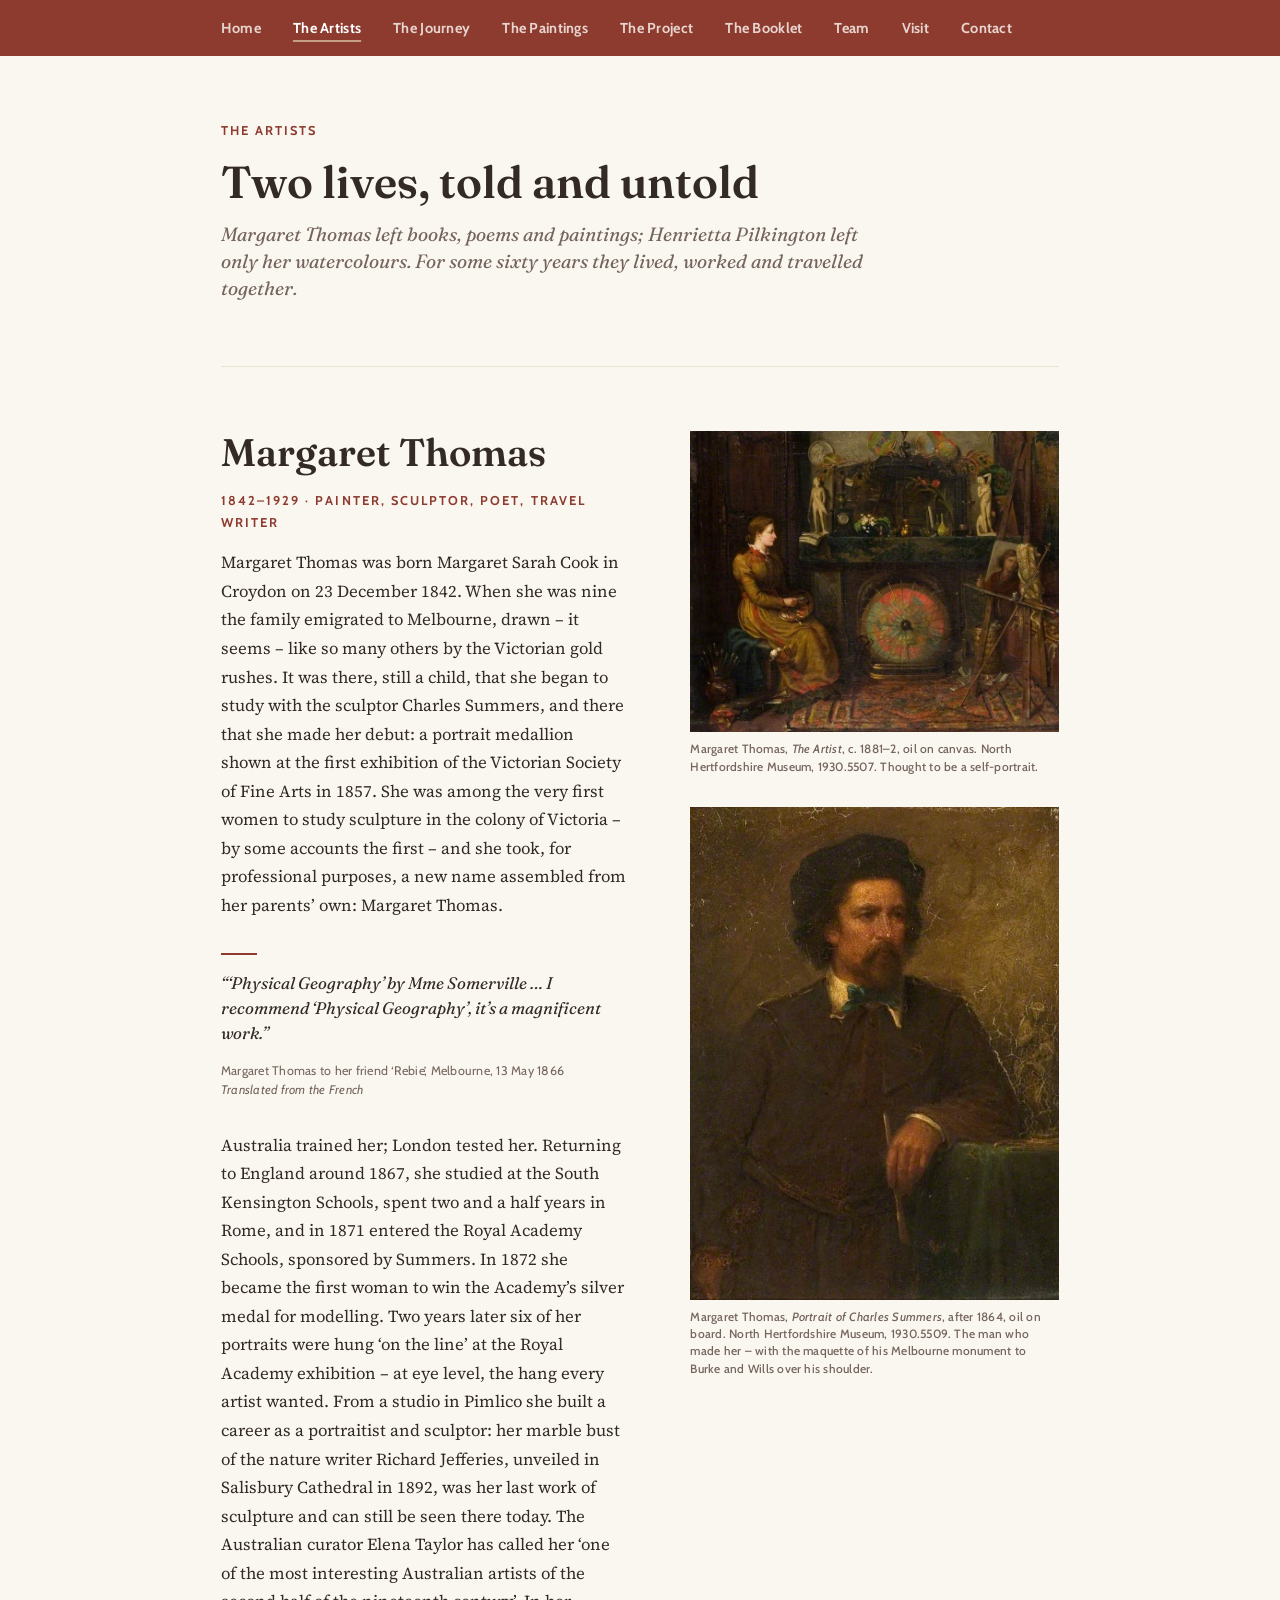
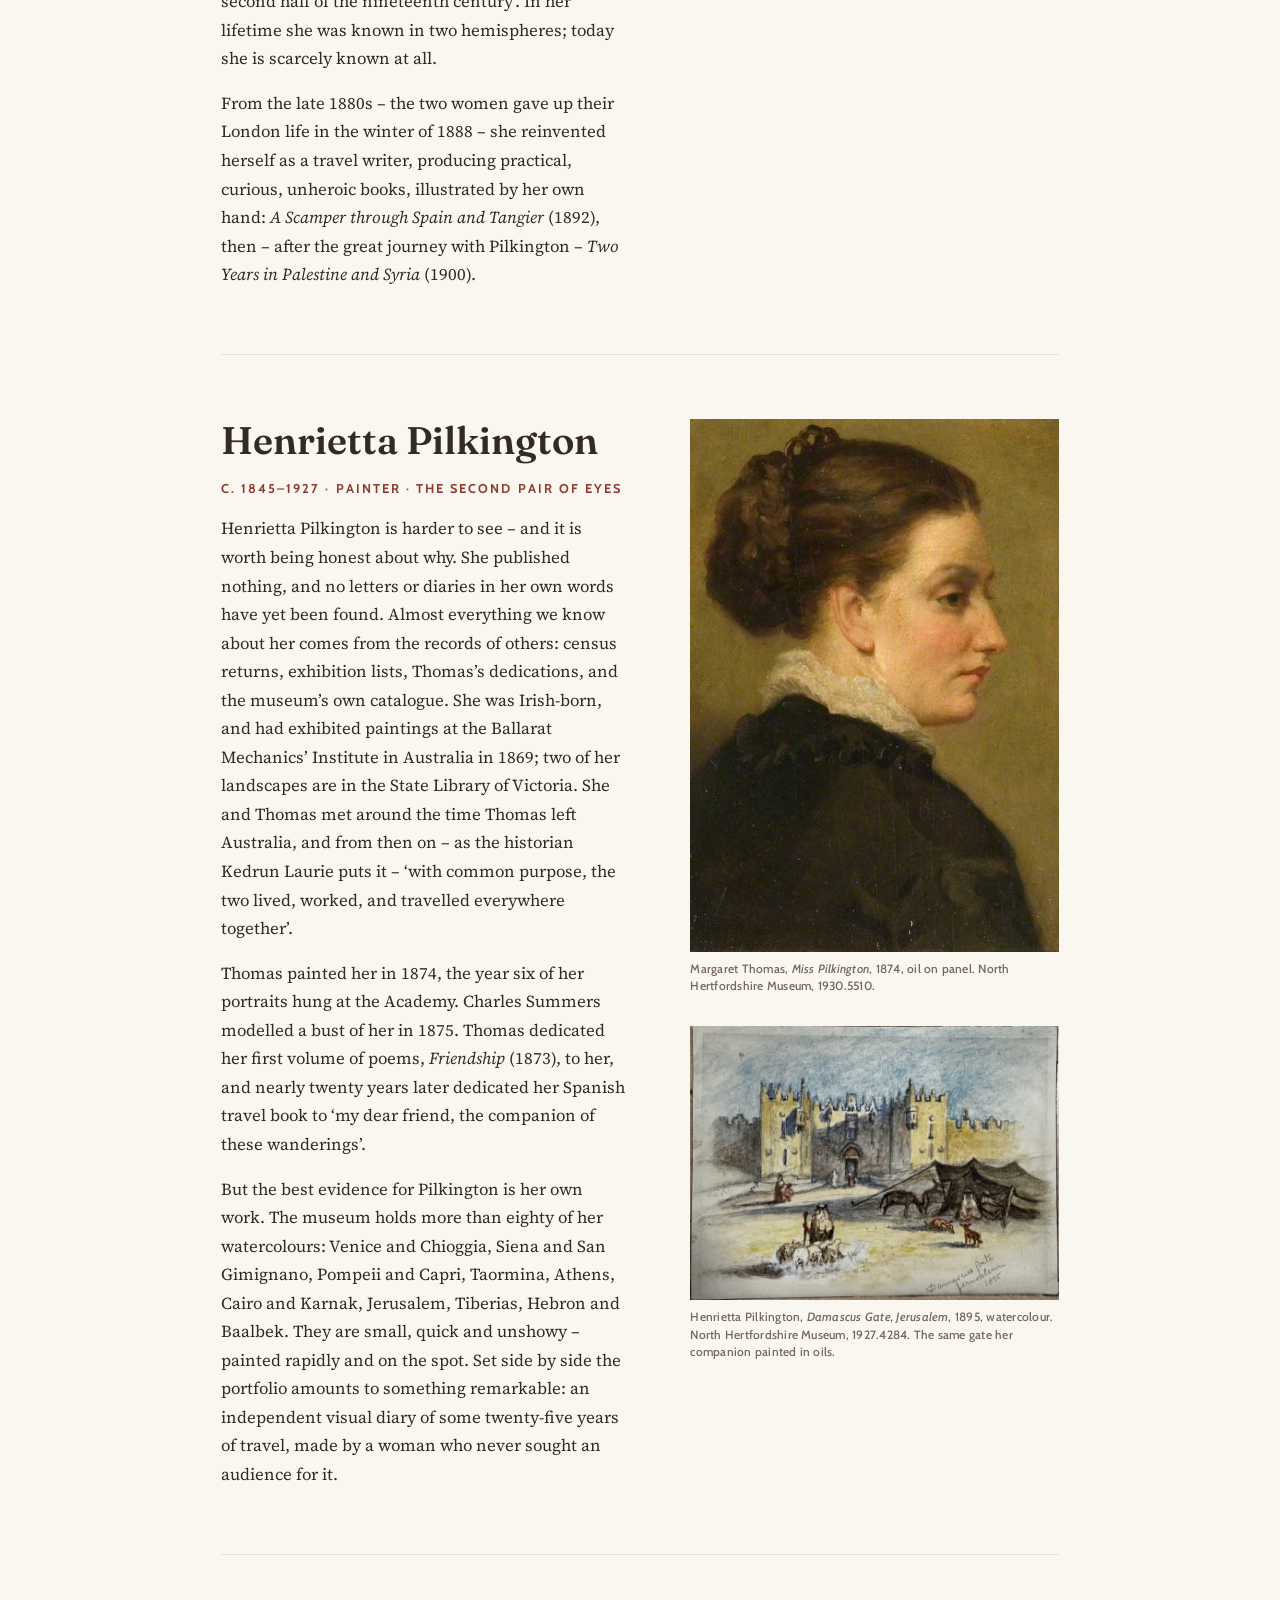
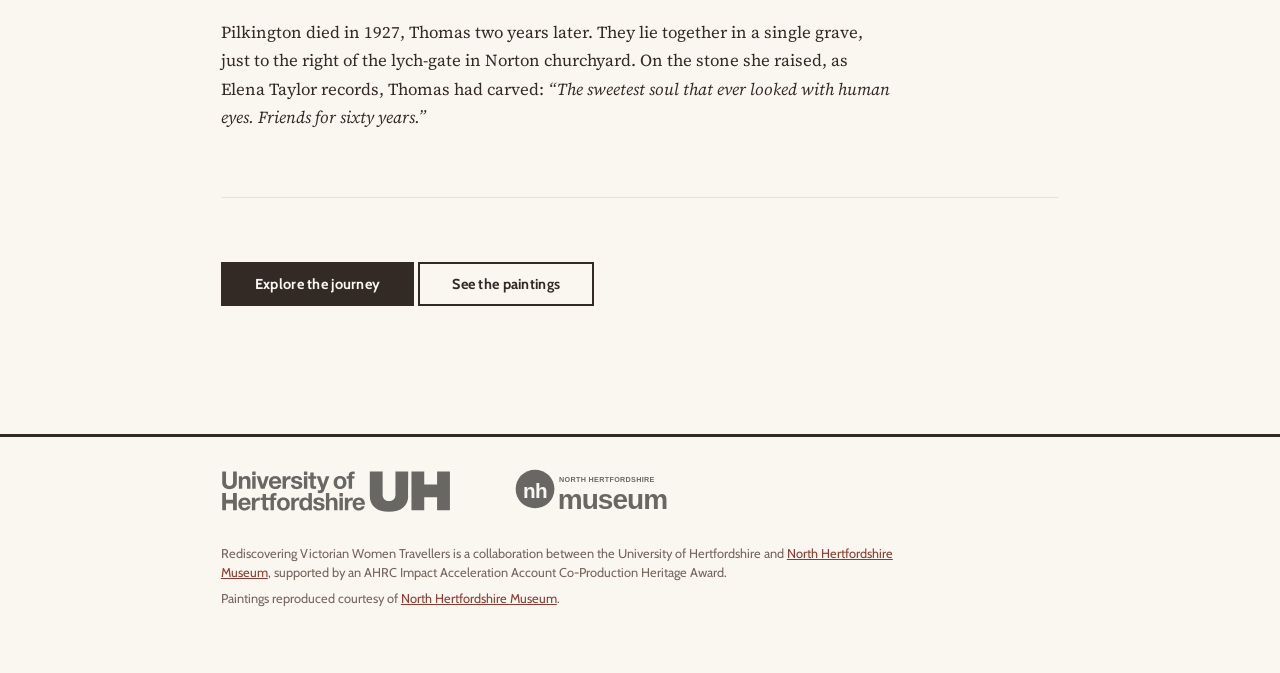
<file: artists.html>
<!doctype html>
<html lang="en">
<head>
<meta charset="utf-8">
<meta name="viewport" content="width=device-width, initial-scale=1">
<title>The Artists – Rediscovering Victorian Women Travellers</title>
<meta name="description" content="The lives of Margaret Thomas and Henrietta Pilkington – Victorian artist-travellers held by North Hertfordshire Museum.">
<link rel="preconnect" href="https://fonts.googleapis.com">
<link rel="preconnect" href="https://fonts.gstatic.com" crossorigin>
<link href="https://fonts.googleapis.com/css2?family=Fraunces:ital,opsz,wght@0,9..144,400;0,9..144,600;1,9..144,400;1,9..144,600&family=Cabin:wght@500;700&family=Source+Serif+4:ital,wght@0,400;0,600;1,400&display=swap" rel="stylesheet">
<meta property="og:title" content="The Artists – Rediscovering Victorian Women Travellers">
<meta property="og:description" content="The lives of Margaret Thomas and Henrietta Pilkington, Victorian artist-travellers held by North Hertfordshire Museum.">
<meta property="og:image" content="https://twovictoriantravellers.co.uk/assets/nhm-the-artist.jpg">
<meta property="og:url" content="https://twovictoriantravellers.co.uk/artists.html">
<meta property="og:type" content="website">
<meta name="twitter:card" content="summary_large_image">
<link rel="icon" href="assets/favicon.svg" type="image/svg+xml">
<link rel="stylesheet" href="styles.css?v=d8bc25ad62">
</head>
<body>

<a class="skip-link" href="#main">Skip to content</a>

<nav class="site">
  <div class="wrap">
    <a class="nav-brand" href="index.html">Victorian Women Travellers</a>
    <button class="nav-toggle" type="button" aria-label="Menu" aria-expanded="false"><span></span><span></span><span></span></button>
    <div class="nav-links">
    <a href="index.html">Home</a>
    <a href="#" class="active">The Artists</a>
    <a href="index.html#journey">The Journey</a>
    <a href="index.html#paintings">The Paintings</a>
    <a href="project.html">The Project</a>
    <a href="index.html#booklet">The Booklet</a>
    <a href="index.html#team">Team</a>
    <a href="visit.html">Visit</a>
    <a href="contact.html">Contact</a>
    </div>
  </div>
</nav>

<div class="wrap" id="main">

<header class="hero">
  <p class="kicker">The Artists</p>
  <h1>Two lives, told and untold</h1>
  <p class="subtitle">Margaret Thomas left books, poems and paintings; Henrietta Pilkington left only her watercolours. For some sixty years they lived, worked and travelled together.</p>
</header>

<section id="thomas">
  <div class="split">
    <div>
      <h2>Margaret Thomas</h2>
      <p class="kicker" style="margin-top: calc(-1 * var(--sp-md))">1842&ndash;1929 &middot; painter, sculptor, poet, travel writer</p>
      <p>Margaret Thomas was born Margaret Sarah Cook in Croydon on 23 December 1842. When she was nine the family emigrated to Melbourne, drawn &ndash; it seems &ndash; like so many others by the Victorian gold rushes. It was there, still a child, that she began to study with the sculptor Charles Summers, and there that she made her debut: a portrait medallion shown at the first exhibition of the Victorian Society of Fine Arts in 1857. She was among the very first women to study sculpture in the colony of Victoria &ndash; by some accounts the first &ndash; and she took, for professional purposes, a new name assembled from her parents&rsquo; own: Margaret Thomas.</p>
      <blockquote class="pull-quote">
        <p>&ldquo;&lsquo;Physical Geography&rsquo; by Mme Somerville &hellip; I recommend &lsquo;Physical Geography&rsquo;, it&rsquo;s a magnificent work.&rdquo;</p>
        <span class="q-cite">Margaret Thomas to her friend &lsquo;Rebie&rsquo;, Melbourne, 13 May 1866<br><em>Translated from the French</em></span>
      </blockquote>
      <p>Australia trained her; London tested her. Returning to England around 1867, she studied at the South Kensington Schools, spent two and a half years in Rome, and in 1871 entered the Royal Academy Schools, sponsored by Summers. In 1872 she became the first woman to win the Academy&rsquo;s silver medal for modelling. Two years later six of her portraits were hung &lsquo;on the line&rsquo; at the Royal Academy exhibition &ndash; at eye level, the hang every artist wanted. From a studio in Pimlico she built a career as a portraitist and sculptor: her marble bust of the nature writer Richard Jefferies, unveiled in Salisbury Cathedral in 1892, was her last work of sculpture and can still be seen there today. The Australian curator Elena Taylor has called her &lsquo;one of the most interesting Australian artists of the second half of the nineteenth century&rsquo;. In her lifetime she was known in two hemispheres; today she is scarcely known at all.</p>
      <p>From the late 1880s &ndash; the two women gave up their London life in the winter of 1888 &ndash; she reinvented herself as a travel writer, producing practical, curious, unheroic books, illustrated by her own hand: <em>A Scamper through Spain and Tangier</em> (1892), then &ndash; after the great journey with Pilkington &ndash; <em>Two Years in Palestine and Syria</em> (1900).</p>
    </div>
    <div>
      <figure class="painting">
        <img src="assets/nhm-the-artist.jpg" width="800" height="654" alt="Margaret Thomas, The Artist, thought to be a self-portrait">
        <figcaption>Margaret Thomas, <em>The Artist</em>, c. 1881&ndash;2, oil on canvas. North Hertfordshire Museum, 1930.5507. Thought to be a self-portrait.</figcaption>
      </figure>
      <figure class="painting" style="margin-top: var(--sp-lg)">
        <img src="assets/nhm-summers.jpg" width="513" height="685" loading="lazy" alt="Margaret Thomas, Portrait of Charles Summers">
        <figcaption>Margaret Thomas, <em>Portrait of Charles Summers</em>, after 1864, oil on board. North Hertfordshire Museum, 1930.5509. The man who made her &ndash; with the maquette of his Melbourne monument to Burke and Wills over his shoulder.</figcaption>
      </figure>
    </div>
  </div>
</section>

<section id="pilkington">
  <div class="split">
    <div>
      <h2>Henrietta Pilkington</h2>
      <p class="kicker" style="margin-top: calc(-1 * var(--sp-md))">c. 1845&ndash;1927 &middot; painter &middot; the second pair of eyes</p>
      <p>Henrietta Pilkington is harder to see &ndash; and it is worth being honest about why. She published nothing, and no letters or diaries in her own words have yet been found. Almost everything we know about her comes from the records of others: census returns, exhibition lists, Thomas&rsquo;s dedications, and the museum&rsquo;s own catalogue. She was Irish-born, and had exhibited paintings at the Ballarat Mechanics&rsquo; Institute in Australia in 1869; two of her landscapes are in the State Library of Victoria. She and Thomas met around the time Thomas left Australia, and from then on &ndash; as the historian Kedrun Laurie puts it &ndash; &lsquo;with common purpose, the two lived, worked, and travelled everywhere together&rsquo;.</p>
      <p>Thomas painted her in 1874, the year six of her portraits hung at the Academy. Charles Summers modelled a bust of her in 1875. Thomas dedicated her first volume of poems, <em>Friendship</em> (1873), to her, and nearly twenty years later dedicated her Spanish travel book to &lsquo;my dear friend, the companion of these wanderings&rsquo;.</p>
      <p>But the best evidence for Pilkington is her own work. The museum holds more than eighty of her watercolours: Venice and Chioggia, Siena and San Gimignano, Pompeii and Capri, Taormina, Athens, Cairo and Karnak, Jerusalem, Tiberias, Hebron and Baalbek. They are small, quick and unshowy &ndash; painted rapidly and on the spot. Set side by side the portfolio amounts to something remarkable: an independent visual diary of some twenty-five years of travel, made by a woman who never sought an audience for it.</p>
    </div>
    <div>
      <figure class="painting">
        <img src="assets/nhm-miss-pilkington.jpg" width="474" height="685" loading="lazy" alt="Margaret Thomas, Miss Pilkington, 1874">
        <figcaption>Margaret Thomas, <em>Miss Pilkington</em>, 1874, oil on panel. North Hertfordshire Museum, 1930.5510.</figcaption>
      </figure>
      <figure class="painting" style="margin-top: var(--sp-lg)">
        <img src="assets/nhm-pilkington-damascus-gate-800.jpg" data-full="assets/nhm-pilkington-damascus-gate.jpg" width="800" height="594" loading="lazy" alt="Henrietta Pilkington, Damascus Gate, Jerusalem, 1895">
        <figcaption>Henrietta Pilkington, <em>Damascus Gate, Jerusalem</em>, 1895, watercolour. North Hertfordshire Museum, 1927.4284. The same gate her companion painted in oils.</figcaption>
      </figure>
    </div>
  </div>
</section>

<section id="together">
  <p class="measure">Pilkington died in 1927, Thomas two years later. They lie together in a single grave, just to the right of the lych-gate in Norton churchyard. On the stone she raised, as Elena Taylor records, Thomas had carved: <em>&ldquo;The sweetest soul that ever looked with human eyes. Friends for sixty years.&rdquo;</em></p>
</section>

<section>
  <div class="actions">
    <a class="btn btn-primary" href="index.html#journey">Explore the journey</a>
    <a class="btn btn-secondary" href="index.html#paintings">See the paintings</a>
  </div>
</section>

</div>

<footer>
  <div class="wrap">
    <div class="footer-logos">
      <a href="https://www.herts.ac.uk/" target="_blank" rel="noopener" aria-label="University of Hertfordshire (opens in a new tab)">
        <img src="assets/University_of_Hertfordshire_Logo_2019.svg" alt="University of Hertfordshire">
      </a>
      <a href="https://northhertsmuseum.org/" target="_blank" rel="noopener" aria-label="North Hertfordshire Museum (opens in a new tab)">
        <img src="assets/north-herts-museum-logo.svg" alt="North Hertfordshire Museum">
      </a>
    </div>
    <p>Rediscovering Victorian Women Travellers is a collaboration between the University of Hertfordshire and <a href="https://northhertsmuseum.org/">North Hertfordshire Museum</a>, supported by an AHRC Impact Acceleration Account Co‑Production Heritage Award.</p>
    <p>Paintings reproduced courtesy of <a href="https://northhertsmuseum.org/">North Hertfordshire Museum</a>.</p>
  </div>
</footer>

<script src="lightbox.js"></script>
<script src="nav.js"></script>
<!-- Cloudflare Web Analytics --><script type="module" src="https://static.cloudflareinsights.com/beacon.min.js" data-cf-beacon='{"token": "0bc3b5355d8a436da0bb143b500c0343"}'></script><!-- End Cloudflare Web Analytics -->
</body>
</html>
</file>
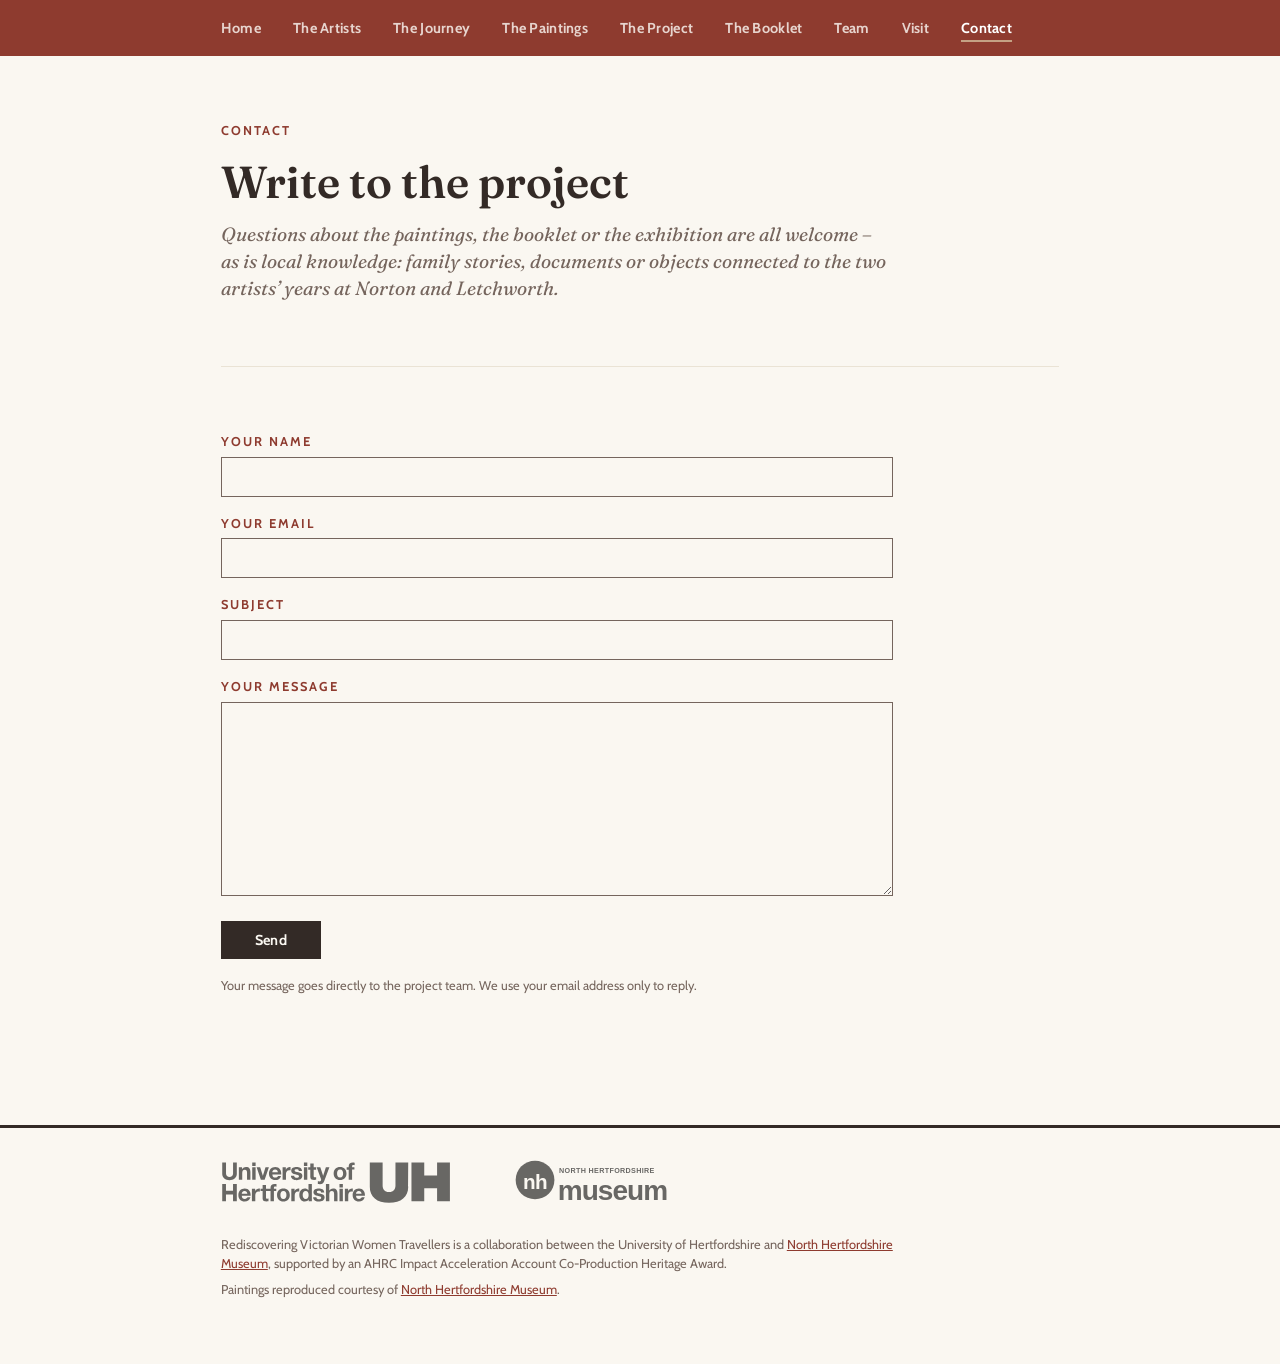
<file: contact.html>
<!doctype html>
<html lang="en">
<head>
<meta charset="utf-8">
<meta name="viewport" content="width=device-width, initial-scale=1">
<title>Contact – Rediscovering Victorian Women Travellers</title>
<meta name="description" content="Write to the Rediscovering Victorian Women Travellers project team.">
<link rel="preconnect" href="https://fonts.googleapis.com">
<link rel="preconnect" href="https://fonts.gstatic.com" crossorigin>
<link href="https://fonts.googleapis.com/css2?family=Fraunces:ital,opsz,wght@0,9..144,400;0,9..144,600;1,9..144,400;1,9..144,600&family=Cabin:wght@500;700&family=Source+Serif+4:ital,wght@0,400;0,600;1,400&display=swap" rel="stylesheet">
<meta property="og:title" content="Contact – Rediscovering Victorian Women Travellers">
<meta property="og:description" content="Write to the Rediscovering Victorian Women Travellers project team.">
<meta property="og:image" content="https://twovictoriantravellers.co.uk/assets/nhm-the-artist.jpg">
<meta property="og:url" content="https://twovictoriantravellers.co.uk/contact.html">
<meta property="og:type" content="website">
<meta name="twitter:card" content="summary_large_image">
<link rel="icon" href="assets/favicon.svg" type="image/svg+xml">
<link rel="stylesheet" href="styles.css?v=d8bc25ad62">
</head>
<body>

<a class="skip-link" href="#main">Skip to content</a>

<nav class="site">
  <div class="wrap">
    <a class="nav-brand" href="index.html">Victorian Women Travellers</a>
    <button class="nav-toggle" type="button" aria-label="Menu" aria-expanded="false"><span></span><span></span><span></span></button>
    <div class="nav-links">
    <a href="index.html">Home</a>
    <a href="artists.html">The Artists</a>
    <a href="index.html#journey">The Journey</a>
    <a href="index.html#paintings">The Paintings</a>
    <a href="project.html">The Project</a>
    <a href="index.html#booklet">The Booklet</a>
    <a href="index.html#team">Team</a>
    <a href="visit.html">Visit</a>
    <a href="#" class="active">Contact</a>
    </div>
  </div>
</nav>

<div class="wrap" id="main">

<header class="hero">
  <p class="kicker">Contact</p>
  <h1>Write to the project</h1>
  <p class="subtitle">Questions about the paintings, the booklet or the exhibition are all welcome &ndash; as is local knowledge: family stories, documents or objects connected to the two artists&rsquo; years at Norton and Letchworth.</p>
</header>

<section>
  <div class="measure">
    <p class="form-note" id="sent-note" style="display:none; font-size: 1rem; color: var(--success); margin-bottom: var(--sp-lg)">Thank you &ndash; your message has been sent to the project team.</p>
    <form class="contact-form" id="contact-form" method="POST" action="https://api.web3forms.com/submit">
      <label>
        <span class="form-label">Your name</span>
        <input type="text" name="name" autocomplete="name" required>
      </label>
      <label>
        <span class="form-label">Your email</span>
        <input type="email" name="email" autocomplete="email" required>
      </label>
      <label>
        <span class="form-label">Subject</span>
        <input type="text" id="cf-subject">
      </label>
      <label>
        <span class="form-label">Your message</span>
        <textarea name="message" rows="8" required></textarea>
      </label>
      <input type="hidden" name="access_key" value="80db517c-70c5-4d0f-a036-b04b8b09455b">
      <input type="hidden" name="subject" id="cf-subject-hidden" value="Rediscovering Victorian Women Travellers">
      <input type="hidden" name="from_name" value="Victorian Women Travellers website">
      <input type="hidden" name="redirect" value="https://twovictoriantravellers.co.uk/contact.html?sent=1">
      <input type="checkbox" name="botcheck" class="hidden" style="display:none" tabindex="-1" autocomplete="off" aria-hidden="true">
      <div class="actions">
        <button class="btn btn-primary" type="submit">Send</button>
      </div>
      <p class="form-note">Your message goes directly to the project team. We use your email address only to reply.</p>
      <p class="form-note" id="err-note" style="display:none; font-size:1rem; color: var(--error, #a4243b); margin-top: var(--sp-md)">Sorry &ndash; the message couldn&rsquo;t be sent just now. Please <a id="err-mailto" href="#">email the project team directly</a> instead.</p>
    </form>
  </div>
</section>

</div>

<footer>
  <div class="wrap">
    <div class="footer-logos">
      <a href="https://www.herts.ac.uk/" target="_blank" rel="noopener" aria-label="University of Hertfordshire (opens in a new tab)">
        <img src="assets/University_of_Hertfordshire_Logo_2019.svg" alt="University of Hertfordshire">
      </a>
      <a href="https://northhertsmuseum.org/" target="_blank" rel="noopener" aria-label="North Hertfordshire Museum (opens in a new tab)">
        <img src="assets/north-herts-museum-logo.svg" alt="North Hertfordshire Museum">
      </a>
    </div>
    <p>Rediscovering Victorian Women Travellers is a collaboration between the University of Hertfordshire and <a href="https://northhertsmuseum.org/">North Hertfordshire Museum</a>, supported by an AHRC Impact Acceleration Account Co‑Production Heritage Award.</p>
    <p>Paintings reproduced courtesy of <a href="https://northhertsmuseum.org/">North Hertfordshire Museum</a>.</p>
  </div>
</footer>

<script>
  // The form posts to Web3Forms, which emails the team. The reply-to address the
  // team writes back from is assembled only in script, never present in page source.
  (function () {
    var form = document.getElementById('contact-form');
    var sentNote = document.getElementById('sent-note');
    var errNote = document.getElementById('err-note');
    var visibleSubject = document.getElementById('cf-subject');
    var hiddenSubject = document.getElementById('cf-subject-hidden');

    // Assemble the direct-email fallback link without exposing the address in markup.
    var addr = ['w', 'bainbridge'].join('.') + '@' + ['herts', 'ac', 'uk'].join('.');
    var mailto = document.getElementById('err-mailto');
    if (mailto) mailto.href = 'mailto:' + addr + '?subject=' + encodeURIComponent('Victorian Women Travellers website');

    form.addEventListener('submit', function (e) {
      e.preventDefault();
      if (errNote) errNote.style.display = 'none';

      var subj = visibleSubject ? visibleSubject.value.trim() : '';
      hiddenSubject.value = subj ? 'Travellers website: ' + subj : 'Rediscovering Victorian Women Travellers';

      var btn = form.querySelector('button[type=submit]');
      var prevLabel = btn ? btn.textContent : '';
      if (btn) { btn.disabled = true; btn.textContent = 'Sending…'; }

      function fail() {
        if (btn) { btn.disabled = false; btn.textContent = prevLabel; }
        if (errNote) errNote.style.display = 'block';
      }

      var controller = new AbortController();
      var timer = setTimeout(function () { controller.abort(); }, 15000);

      fetch('https://api.web3forms.com/submit', {
        method: 'POST',
        headers: { 'Accept': 'application/json' },
        body: new FormData(form),
        signal: controller.signal
      })
        .then(function (r) { return r.json(); })
        .then(function (json) {
          clearTimeout(timer);
          if (json && json.success) {
            form.style.display = 'none';
            sentNote.style.display = 'block';
            sentNote.scrollIntoView({ behavior: 'smooth', block: 'center' });
          } else {
            fail();
          }
        })
        .catch(function () { clearTimeout(timer); fail(); });
    });

    if (new URLSearchParams(location.search).get('sent') === '1') {
      sentNote.style.display = 'block';
      form.style.display = 'none';
    }
  })();
</script>

<script src="nav.js"></script>
<!-- Cloudflare Web Analytics --><script type="module" src="https://static.cloudflareinsights.com/beacon.min.js" data-cf-beacon='{"token": "0bc3b5355d8a436da0bb143b500c0343"}'></script><!-- End Cloudflare Web Analytics -->
</body>
</html>
</file>
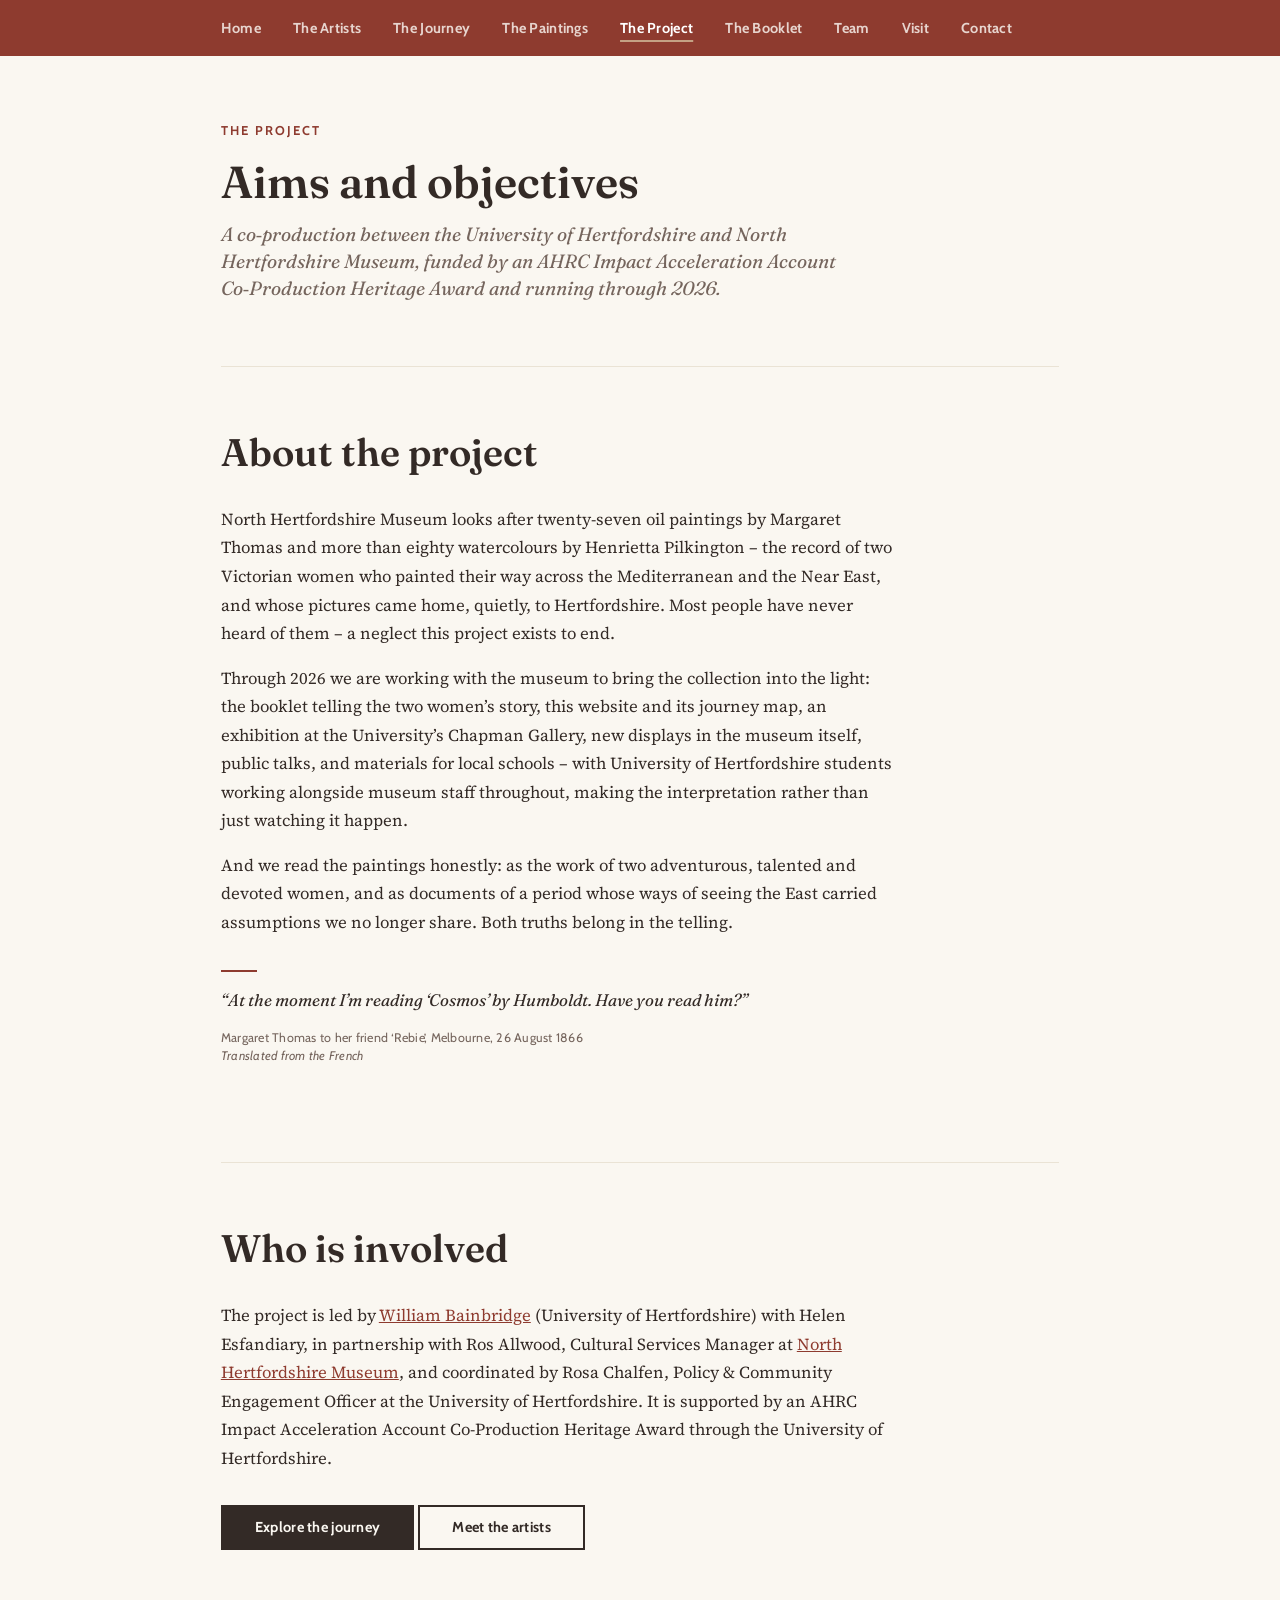
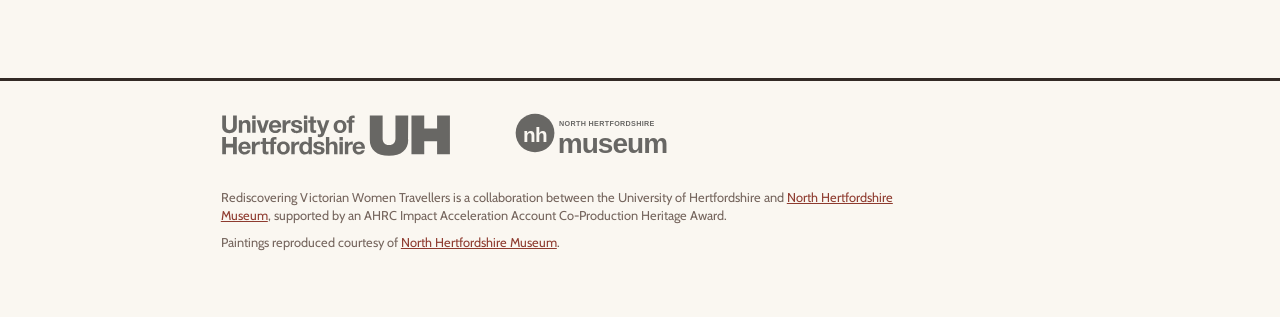
<file: project.html>
<!doctype html>
<html lang="en">
<head>
<meta charset="utf-8">
<meta name="viewport" content="width=device-width, initial-scale=1">
<title>The Project – Rediscovering Victorian Women Travellers</title>
<meta name="description" content="Aims and objectives of Rediscovering Victorian Women Travellers – an AHRC IAA co-production between the University of Hertfordshire and North Hertfordshire Museum.">
<link rel="preconnect" href="https://fonts.googleapis.com">
<link rel="preconnect" href="https://fonts.gstatic.com" crossorigin>
<link href="https://fonts.googleapis.com/css2?family=Fraunces:ital,opsz,wght@0,9..144,400;0,9..144,600;1,9..144,400;1,9..144,600&family=Cabin:wght@500;700&family=Source+Serif+4:ital,wght@0,400;0,600;1,400&display=swap" rel="stylesheet">
<meta property="og:title" content="The Project – Rediscovering Victorian Women Travellers">
<meta property="og:description" content="An AHRC IAA co-production between the University of Hertfordshire and North Hertfordshire Museum.">
<meta property="og:image" content="https://twovictoriantravellers.co.uk/assets/nhm-the-artist.jpg">
<meta property="og:url" content="https://twovictoriantravellers.co.uk/project.html">
<meta property="og:type" content="website">
<meta name="twitter:card" content="summary_large_image">
<link rel="icon" href="assets/favicon.svg" type="image/svg+xml">
<link rel="stylesheet" href="styles.css?v=d8bc25ad62">
</head>
<body>

<a class="skip-link" href="#main">Skip to content</a>

<nav class="site">
  <div class="wrap">
    <a class="nav-brand" href="index.html">Victorian Women Travellers</a>
    <button class="nav-toggle" type="button" aria-label="Menu" aria-expanded="false"><span></span><span></span><span></span></button>
    <div class="nav-links">
    <a href="index.html">Home</a>
    <a href="artists.html">The Artists</a>
    <a href="index.html#journey">The Journey</a>
    <a href="index.html#paintings">The Paintings</a>
    <a href="#" class="active">The Project</a>
    <a href="index.html#booklet">The Booklet</a>
    <a href="index.html#team">Team</a>
    <a href="visit.html">Visit</a>
    <a href="contact.html">Contact</a>
    </div>
  </div>
</nav>

<div class="wrap" id="main">

<header class="hero">
  <p class="kicker">The Project</p>
  <h1>Aims and objectives</h1>
  <p class="subtitle">A co‑production between the University of Hertfordshire and North Hertfordshire Museum, funded by an AHRC Impact Acceleration Account Co‑Production Heritage Award and running through 2026.</p>
</header>

<section>
  <h2>About the project</h2>
  <div class="measure">
    <p>North Hertfordshire Museum looks after twenty-seven oil paintings by Margaret Thomas and more than eighty watercolours by Henrietta Pilkington &ndash; the record of two Victorian women who painted their way across the Mediterranean and the Near East, and whose pictures came home, quietly, to Hertfordshire. Most people have never heard of them &ndash; a neglect this project exists to end.</p>
    <p>Through 2026 we are working with the museum to bring the collection into the light: the booklet telling the two women&rsquo;s story, this website and its journey map, an exhibition at the University&rsquo;s Chapman Gallery, new displays in the museum itself, public talks, and materials for local schools &ndash; with University of Hertfordshire students working alongside museum staff throughout, making the interpretation rather than just watching it happen.</p>
    <p>And we read the paintings honestly: as the work of two adventurous, talented and devoted women, and as documents of a period whose ways of seeing the East carried assumptions we no longer share. Both truths belong in the telling.</p>
    <blockquote class="pull-quote">
      <p>&ldquo;At the moment I&rsquo;m reading &lsquo;Cosmos&rsquo; by Humboldt. Have you read him?&rdquo;</p>
      <span class="q-cite">Margaret Thomas to her friend &lsquo;Rebie&rsquo;, Melbourne, 26 August 1866<br><em>Translated from the French</em></span>
    </blockquote>
  </div>
</section>

<section>
  <h2>Who is involved</h2>
  <div class="measure">
    <p>The project is led by <a href="https://researchprofiles.herts.ac.uk/en/persons/william-bainbridge/" target="_blank" rel="noopener">William Bainbridge</a> (University of Hertfordshire) with Helen Esfandiary, in partnership with Ros Allwood, Cultural Services Manager at <a href="https://northhertsmuseum.org/">North Hertfordshire Museum</a>, and coordinated by Rosa Chalfen, Policy &amp; Community Engagement Officer at the University of Hertfordshire. It is supported by an AHRC Impact Acceleration Account Co‑Production Heritage Award through the University of Hertfordshire.</p>
    <div class="actions" style="margin-top: var(--sp-lg)">
      <a class="btn btn-primary" href="index.html#journey">Explore the journey</a>
      <a class="btn btn-secondary" href="artists.html">Meet the artists</a>
    </div>
  </div>
</section>

</div>

<footer>
  <div class="wrap">
    <div class="footer-logos">
      <a href="https://www.herts.ac.uk/" target="_blank" rel="noopener" aria-label="University of Hertfordshire (opens in a new tab)">
        <img src="assets/University_of_Hertfordshire_Logo_2019.svg" alt="University of Hertfordshire">
      </a>
      <a href="https://northhertsmuseum.org/" target="_blank" rel="noopener" aria-label="North Hertfordshire Museum (opens in a new tab)">
        <img src="assets/north-herts-museum-logo.svg" alt="North Hertfordshire Museum">
      </a>
    </div>
    <p>Rediscovering Victorian Women Travellers is a collaboration between the University of Hertfordshire and <a href="https://northhertsmuseum.org/">North Hertfordshire Museum</a>, supported by an AHRC Impact Acceleration Account Co‑Production Heritage Award.</p>
    <p>Paintings reproduced courtesy of <a href="https://northhertsmuseum.org/">North Hertfordshire Museum</a>.</p>
  </div>
</footer>

<script src="nav.js"></script>
<!-- Cloudflare Web Analytics --><script type="module" src="https://static.cloudflareinsights.com/beacon.min.js" data-cf-beacon='{"token": "0bc3b5355d8a436da0bb143b500c0343"}'></script><!-- End Cloudflare Web Analytics -->
</body>
</html>
</file>
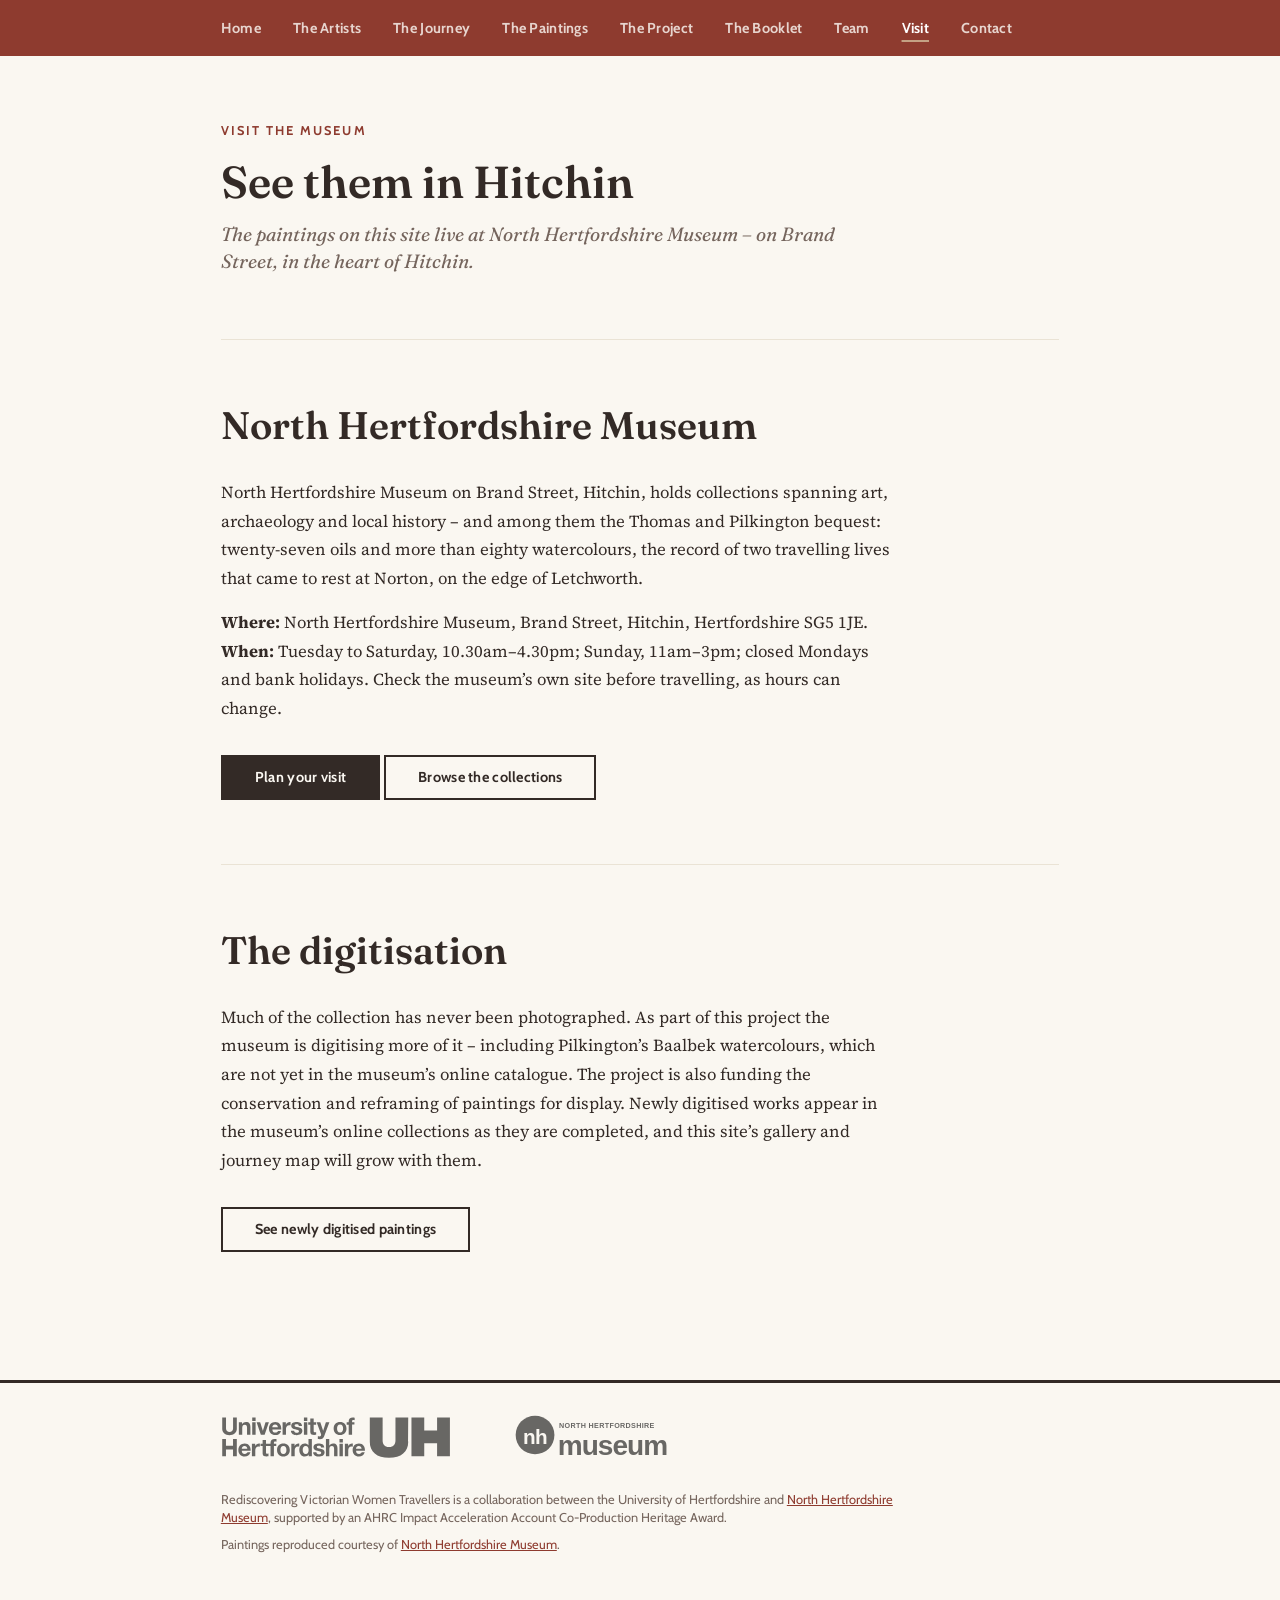
<file: visit.html>
<!doctype html>
<html lang="en">
<head>
<meta charset="utf-8">
<meta name="viewport" content="width=device-width, initial-scale=1">
<title>Visit the Museum – Rediscovering Victorian Women Travellers</title>
<meta name="description" content="See the Thomas and Pilkington collection at North Hertfordshire Museum in Hitchin – and follow the project's digitisation as new paintings come online.">
<link rel="preconnect" href="https://fonts.googleapis.com">
<link rel="preconnect" href="https://fonts.gstatic.com" crossorigin>
<link href="https://fonts.googleapis.com/css2?family=Fraunces:ital,opsz,wght@0,9..144,400;0,9..144,600;1,9..144,400;1,9..144,600&family=Cabin:wght@500;700&family=Source+Serif+4:ital,wght@0,400;0,600;1,400&display=swap" rel="stylesheet">
<meta property="og:title" content="Visit the Museum – Rediscovering Victorian Women Travellers">
<meta property="og:description" content="See the Thomas and Pilkington collection at North Hertfordshire Museum in Hitchin.">
<meta property="og:image" content="https://twovictoriantravellers.co.uk/assets/nhm-the-artist.jpg">
<meta property="og:url" content="https://twovictoriantravellers.co.uk/visit.html">
<meta property="og:type" content="website">
<meta name="twitter:card" content="summary_large_image">
<link rel="icon" href="assets/favicon.svg" type="image/svg+xml">
<link rel="stylesheet" href="styles.css?v=d8bc25ad62">
</head>
<body>

<a class="skip-link" href="#main">Skip to content</a>

<nav class="site">
  <div class="wrap">
    <a class="nav-brand" href="index.html">Victorian Women Travellers</a>
    <button class="nav-toggle" type="button" aria-label="Menu" aria-expanded="false"><span></span><span></span><span></span></button>
    <div class="nav-links">
    <a href="index.html">Home</a>
    <a href="artists.html">The Artists</a>
    <a href="index.html#journey">The Journey</a>
    <a href="index.html#paintings">The Paintings</a>
    <a href="project.html">The Project</a>
    <a href="index.html#booklet">The Booklet</a>
    <a href="index.html#team">Team</a>
    <a href="#" class="active">Visit</a>
    <a href="contact.html">Contact</a>
    </div>
  </div>
</nav>

<div class="wrap" id="main">

<header class="hero">
  <p class="kicker">Visit the Museum</p>
  <h1>See them in Hitchin</h1>
  <p class="subtitle">The paintings on this site live at North Hertfordshire Museum &ndash; on Brand Street, in the heart of Hitchin.</p>
</header>

<section>
  <h2>North Hertfordshire Museum</h2>
  <div class="measure">
    <p>North Hertfordshire Museum on Brand Street, Hitchin, holds collections spanning art, archaeology and local history &ndash; and among them the Thomas and Pilkington bequest: twenty-seven oils and more than eighty watercolours, the record of two travelling lives that came to rest at Norton, on the edge of Letchworth.</p>
    <p><strong>Where:</strong> North Hertfordshire Museum, Brand Street, Hitchin, Hertfordshire SG5 1JE.<br>
    <strong>When:</strong> Tuesday to Saturday, 10.30am&ndash;4.30pm; Sunday, 11am&ndash;3pm; closed Mondays and bank holidays. Check the museum&rsquo;s own site before travelling, as hours can change.</p>
    <div class="actions" style="margin-top: var(--sp-lg)">
      <a class="btn btn-primary" href="https://northhertsmuseum.org/visit-us/" target="_blank" rel="noopener">Plan your visit</a>
      <a class="btn btn-secondary" href="https://northhertsmuseum.org/north-hertfordshire-museum/collections/" target="_blank" rel="noopener">Browse the collections</a>
    </div>
  </div>
</section>

<section>
  <h2>The digitisation</h2>
  <div class="measure">
    <p>Much of the collection has never been photographed. As part of this project the museum is digitising more of it &ndash; including Pilkington&rsquo;s Baalbek watercolours, which are not yet in the museum&rsquo;s online catalogue. The project is also funding the conservation and reframing of paintings for display. Newly digitised works appear in the museum&rsquo;s online collections as they are completed, and this site&rsquo;s gallery and journey map will grow with them.</p>
    <div class="actions" style="margin-top: var(--sp-lg)">
      <a class="btn btn-secondary" href="https://northhertsmuseum.org/north-hertfordshire-museum/collections/" target="_blank" rel="noopener">See newly digitised paintings</a>
    </div>
  </div>
</section>

</div>

<footer>
  <div class="wrap">
    <div class="footer-logos">
      <a href="https://www.herts.ac.uk/" target="_blank" rel="noopener" aria-label="University of Hertfordshire (opens in a new tab)">
        <img src="assets/University_of_Hertfordshire_Logo_2019.svg" alt="University of Hertfordshire">
      </a>
      <a href="https://northhertsmuseum.org/" target="_blank" rel="noopener" aria-label="North Hertfordshire Museum (opens in a new tab)">
        <img src="assets/north-herts-museum-logo.svg" alt="North Hertfordshire Museum">
      </a>
    </div>
    <p>Rediscovering Victorian Women Travellers is a collaboration between the University of Hertfordshire and <a href="https://northhertsmuseum.org/">North Hertfordshire Museum</a>, supported by an AHRC Impact Acceleration Account Co‑Production Heritage Award.</p>
    <p>Paintings reproduced courtesy of <a href="https://northhertsmuseum.org/">North Hertfordshire Museum</a>.</p>
  </div>
</footer>

<script src="nav.js"></script>
<!-- Cloudflare Web Analytics --><script type="module" src="https://static.cloudflareinsights.com/beacon.min.js" data-cf-beacon='{"token": "0bc3b5355d8a436da0bb143b500c0343"}'></script><!-- End Cloudflare Web Analytics -->
</body>
</html>
</file>
<file: styles.css>
/* Rediscovering Victorian Women Travellers — styles per DESIGN.md (canonical).
   Palette, type and spacing are tokens from DESIGN.md; do not hard-code new values. */

:root {
  color-scheme: light;
  --paper: #faf7f1;
  --ink: #332a26;
  --accent: #8e3b2f;
  --stone: #c4a184;
  --rule: #eae3d5;
  --muted: #75655d;
  --error: #6d2f24;
  --success: #3f6b4a;
  --sp-xs: 4px; --sp-sm: 8px; --sp-md: 16px; --sp-lg: 32px; --sp-xl: 64px; --sp-xxl: 96px;
}

* { margin: 0; padding: 0; box-sizing: border-box; }

body {
  background: var(--paper);
  color: var(--ink);
  font-family: 'Source Serif 4', serif;
  font-size: 1.05rem;
  line-height: 1.7;
  overflow-x: clip;
}

img { max-width: 100%; height: auto; display: block; }

.wrap { max-width: 62rem; margin: 0 auto; padding: 0 clamp(var(--sp-lg), 6vw, var(--sp-xxl)); }

/* Navigation */
nav.site {
  position: sticky;
  top: 0;
  z-index: 1100;
  background: var(--accent);
  padding: var(--sp-md) 0;
}
nav.site .wrap { display: flex; gap: var(--sp-lg); flex-wrap: wrap; align-items: baseline; }
nav.site a {
  font-family: 'Cabin', sans-serif;
  font-size: 0.9rem;
  font-weight: 700;
  letter-spacing: 0.02em;
  color: rgba(250, 247, 241, 0.82);
  text-decoration: none;
}
nav.site a:hover { color: #ffffff; }
nav.site a.active {
  color: #ffffff;
  text-decoration: underline;
  text-underline-offset: 7px;
  text-decoration-thickness: 2px;
  text-decoration-color: var(--stone);
}
.nav-brand { display: none; font-size: 0.95rem; color: #ffffff !important; }
.nav-links { display: contents; }
.nav-toggle {
  display: none;
  background: none;
  border: none;
  cursor: pointer;
  padding: var(--sp-xs);
  margin-left: auto;
}
.nav-toggle span {
  display: block;
  width: 22px;
  height: 2px;
  background: #faf7f1;
  margin: 5px 0;
}
@media (max-width: 1040px) {
  nav.site .wrap { align-items: center; }
  .nav-brand { display: block; font-family: 'Cabin', sans-serif; font-weight: 700; text-decoration: none; }
  .nav-toggle { display: block; }
  .nav-links {
    display: none;
    width: 100%;
    flex-direction: column;
    gap: 0;
    padding-top: var(--sp-sm);
  }
  nav.site.open .nav-links { display: flex; }
  .nav-links a { padding: var(--sp-md) 0; border-top: 1px solid rgba(250, 247, 241, 0.18); }
}

/* Skip link: hidden until focused, then a solid ink tab top-left */
.skip-link {
  position: absolute;
  left: -100vw;
  top: 0;
  z-index: 1200;
  font-family: 'Cabin', sans-serif;
  font-size: 0.9rem;
  font-weight: 700;
  letter-spacing: 0.02em;
  background: var(--ink);
  color: var(--paper);
  padding: var(--sp-sm) var(--sp-md);
  text-decoration: none;
}
.skip-link:focus { left: 0; }

/* Keyboard focus: same accent ring everywhere */
figure.painting img:focus-visible,
.station-h:focus-visible {
  outline: 2px solid var(--accent);
  outline-offset: 2px;
}

/* Graduated map hero (homepage): Stieler 1895, dissolving into the paper */
.hero-visual { position: relative; height: clamp(480px, 72vh, 660px); overflow: hidden; }
@media (max-width: 700px) { .hero-visual { height: clamp(360px, 52vh, 460px); } }
.hero-visual picture { display: contents; }
.hero-visual img {
  width: 100%; height: 100%;
  object-fit: cover;
  /* Frame the centre of the Johnston detail, not its top: this brings
     Jerusalem (in the pale band) and the Dead Sea into view instead of
     cropping them off. object-position by percentage keeps the SAME slice of
     the map on every screen size, so the framing is uniform across browsers
     (William, 2026-07-13). */
  object-position: center 42%;
}
.hero-visual::after {
  content: "";
  position: absolute;
  inset: 0;
  background:
    linear-gradient(
      to bottom,
      rgba(51, 42, 38, 0.08) 0%,
      rgba(250, 247, 241, 0) 40%,
      rgba(250, 247, 241, 0.42) 58%,
      rgba(250, 247, 241, 0.80) 72%,
      rgba(250, 247, 241, 0.94) 85%,
      var(--paper) 100%
    ),
    url("data:image/svg+xml;utf8,<svg xmlns='http://www.w3.org/2000/svg'><filter id='n'><feTurbulence type='fractalNoise' baseFrequency='0.8' numOctaves='2' stitchTiles='stitch'/></filter><rect width='100%25' height='100%25' filter='url(%23n)' opacity='0.07'/></svg>");
}
/* Phones only: the hero is SHORT here (see the 700px height rule above), so the
   title block covers most of it and the dissolve must arrive early. This
   breakpoint MUST track the short-hero breakpoint (700px), not sit above it: the
   701-1000px tablet band keeps the tall hero, so it needs the later desktop
   dissolve or the map fades out and leaves a dead paper band above the title
   (William's iPad, 2026-07-19). Wide viewports keep the painting. */
@media (max-width: 700px) {
  .hero-visual::after {
    background:
      linear-gradient(
        to bottom,
        rgba(51, 42, 38, 0.10) 0%,
        rgba(250, 247, 241, 0) 16%,
        rgba(250, 247, 241, 0.70) 32%,
        rgba(250, 247, 241, 0.95) 46%,
        var(--paper) 72%
      ),
      url("data:image/svg+xml;utf8,<svg xmlns='http://www.w3.org/2000/svg'><filter id='n'><feTurbulence type='fractalNoise' baseFrequency='0.8' numOctaves='2' stitchTiles='stitch'/></filter><rect width='100%25' height='100%25' filter='url(%23n)' opacity='0.07'/></svg>");
  }
}
.hero-text { position: absolute; left: 0; right: 0; bottom: var(--sp-lg); z-index: 2; }
/* On desktop the title rides up onto the map itself; legibility comes from a
   feathered pool of paper light BAKED INTO THE HERO ASSET under the text
   block (rebake it if the text moves) - never a CSS overlay: no scrims, no
   halos (both rejected 2026-07-07, they draw fog lines and glows). The hero
   kicker runs a size up in a deepened red so it cannot merge with the map's
   own red lettering. */
@media (min-width: 1001px) { .hero-text { bottom: 40px; } }
.hero-text .kicker { font-size: 0.95rem; letter-spacing: 0.18em; color: #7c2f22; }
/* Keep each institution on one line, and on phones stack them (dropping the
   middot) so the credit never wraps mid-name or orphans the separator
   (William's iPhone, 2026-07-13). */
.hero-text .kicker .inst { white-space: nowrap; }
@media (max-width: 560px) {
  .hero-text .kicker .kicker-sep { display: none; }
  .hero-text .kicker .inst { display: block; }
}
/* The hero's source credit lives at the foot of the page (William's call,
   2026-07-07), quieter than the footer's own lines. */
.footer-credit { font-size: 0.72rem; opacity: 0.85; }
.intro { border-top: none; padding: var(--sp-lg) 0 var(--sp-xl); }
.intro .actions { margin-top: var(--sp-lg); display: flex; gap: var(--sp-md); flex-wrap: wrap; }

/* Hero */
header.hero { padding: var(--sp-xl) 0; }
.kicker {
  font-family: 'Cabin', sans-serif;
  font-size: 0.8rem;
  font-weight: 700;
  letter-spacing: 0.16em;
  text-transform: uppercase;
  color: var(--accent);
  margin-bottom: var(--sp-md);
}
/* Homepage hero runs title first, kicker beneath (decided 2026-07-05,
   restored 2026-07-07 after a "polish" pass matched it to the subpage
   pattern): under the H1 the kicker sits lower in the dissolve, on calm
   ground, instead of riding the least-dissolved band of the painting. */
h1 + .kicker { margin-top: var(--sp-sm); margin-bottom: 0; }
h1 {
  font-family: 'Fraunces', serif;
  font-optical-sizing: auto;
  font-size: 2.8rem;
  font-weight: 600;
  line-height: 1.05;
  max-width: 46rem;
}
@media (max-width: 600px) { h1 { font-size: 2rem; } }
.subtitle {
  font-family: 'Fraunces', serif;
  font-style: italic;
  font-size: 1.2rem;
  line-height: 1.4;
  color: var(--muted);
  margin-top: var(--sp-md);
  max-width: 42rem;
}
.hero .lead { max-width: 42rem; margin-top: var(--sp-lg); }
.hero .actions { margin-top: var(--sp-lg); display: flex; gap: var(--sp-md); flex-wrap: wrap; }

/* Buttons */
.btn {
  display: inline-block;
  font-family: 'Cabin', sans-serif;
  font-size: 0.9rem;
  font-weight: 700;
  letter-spacing: 0.02em;
  padding: var(--sp-sm) var(--sp-lg);
  border: 2px solid var(--ink);
  text-decoration: none;
  cursor: pointer;
}
.btn-primary { background: var(--ink); color: var(--paper); }
.btn-primary:hover { background: var(--accent); border-color: var(--accent); color: #faf7f1; }
.btn-secondary { background: transparent; color: var(--ink); }
.btn-secondary:hover { background: var(--ink); color: var(--paper); }
/* The map's three framings behave as a set: the one in view stays filled. */
.btn.is-active,
.btn.is-active:hover {
  background: var(--accent);
  border-color: var(--accent);
  color: var(--paper);
}
.btn-disabled {
  background: transparent;
  color: var(--muted);
  border-color: var(--stone);
  cursor: default;
  pointer-events: none;
}

/* Sections */
section { padding: var(--sp-xl) 0; border-top: 1px solid var(--rule); scroll-margin-top: 64px; }
h2 {
  font-family: 'Fraunces', serif;
  font-size: 2.4rem;
  font-weight: 600;
  line-height: 1.12;
  margin-bottom: var(--sp-lg);
}
h3 {
  font-family: 'Fraunces', serif;
  font-size: 1.6rem;
  font-weight: 600;
  line-height: 1.2;
  margin-bottom: var(--sp-md);
}
p + p { margin-top: var(--sp-md); }
.measure { max-width: 42rem; }
a { color: var(--accent); }
a:hover { color: var(--ink); }
em { font-style: italic; }

/* Quotation block */
blockquote {
  border-left: 3px solid var(--accent);
  padding: var(--sp-sm) 0 var(--sp-sm) var(--sp-lg);
  margin: var(--sp-lg) 0;
}
blockquote p {
  font-family: 'Fraunces', serif;
  font-style: italic;
  font-size: 1.25rem;
  line-height: 1.5;
}
blockquote cite {
  display: block;
  font-family: 'Cabin', sans-serif;
  font-style: normal;
  font-size: 0.8rem;
  color: var(--muted);
  margin-top: var(--sp-sm);
}

/* Letter pull-quotes (Thomas's 1866 correspondence) */
.q-cite {
  display: block;
  font-family: 'Cabin', sans-serif;
  font-style: normal;
  font-size: 0.78rem;
  letter-spacing: 0.02em;
  line-height: 1.5;
  color: var(--muted);
  margin-top: var(--sp-md);
}
.q-cite em { font-style: italic; }

/* Inset variant: a short accent rule above an italic aside within a prose column */
blockquote.pull-quote {
  border: none;
  padding: 0;
  margin: var(--sp-lg) 0;
}
blockquote.pull-quote p {
  font-family: 'Fraunces', serif;
  font-style: italic;
  font-size: 1.05rem;
  line-height: 1.5;
  color: var(--ink);
}
blockquote.pull-quote p::before {
  content: "";
  display: block;
  width: 2.25rem;
  height: 2px;
  background: var(--accent);
  margin-bottom: var(--sp-md);
}

/* Card variant: a self-contained tinted letter-slip */
blockquote.pull-card {
  border: 1px solid var(--rule);
  border-left: 4px solid var(--accent);
  background: #f4ede0;
  padding: var(--sp-lg);
  max-width: 34rem;
  margin: var(--sp-lg) 0;
}
blockquote.pull-card.center { margin-left: auto; margin-right: auto; }
blockquote.pull-card.float-right {
  float: right;
  width: 17rem;
  max-width: 45%;
  margin: var(--sp-xs) 0 var(--sp-md) var(--sp-lg);
}
blockquote.pull-card.float-left {
  float: left;
  width: 17rem;
  max-width: 45%;
  margin: var(--sp-xs) var(--sp-lg) var(--sp-md) 0;
}
@media (max-width: 680px) {
  blockquote.pull-card.float-right,
  blockquote.pull-card.float-left {
    float: none; width: auto; max-width: none; margin: var(--sp-lg) 0;
  }
}
.intro .actions { clear: both; }
#journey .map-controls { clear: both; }
blockquote.pull-card .card-kicker {
  display: block;
  font-family: 'Cabin', sans-serif;
  font-size: 0.7rem;
  font-weight: 700;
  letter-spacing: 0.14em;
  text-transform: uppercase;
  color: var(--accent);
  margin-bottom: var(--sp-sm);
}
blockquote.pull-card p {
  font-family: 'Fraunces', serif;
  font-style: italic;
  font-size: 1.1rem;
  line-height: 1.5;
  color: var(--ink);
}

/* Split layout: text beside painting */
.split { display: grid; grid-template-columns: 1.1fr 1fr; gap: var(--sp-xl); align-items: start; }
@media (max-width: 760px) { .split { grid-template-columns: 1fr; gap: var(--sp-lg); } }

/* Painting figure with pigment strip (signature element) */
figure.painting figcaption {
  font-family: 'Cabin', sans-serif;
  font-size: 0.75rem;
  font-weight: 500;
  letter-spacing: 0.02em;
  line-height: 1.45;
  color: var(--muted);
  margin-top: var(--sp-sm);
}

figure.painting img { cursor: zoom-in; }
figure.painting img:hover { opacity: 0.93; }

/* A single figure set within a prose column spans that column. */
.measure > figure.painting { margin: var(--sp-lg) 0 0; }
.measure > figure.painting img { width: 100%; height: auto; display: block; }

/* Lightbox */
.lightbox {
  position: fixed;
  inset: 0;
  /* Above the sticky nav (z 1100) and skip-link (z 1200); at z 500 the nav
     painted over the overlay and swallowed the close button near the top
     edge (seen on Stefano's screen 2026-07-13). */
  z-index: 2000;
  background: rgba(51, 42, 38, 0.94);
  display: flex;
  align-items: center;
  justify-content: center;
  cursor: zoom-out;
}
.lightbox figure { max-width: 92vw; }
.lightbox img { max-width: 92vw; max-height: 82vh; margin: 0 auto; }
.lightbox figcaption {
  font-family: 'Cabin', sans-serif;
  font-size: 0.85rem;
  color: #faf7f1;
  text-align: center;
  margin-top: var(--sp-md);
}
.lightbox-close {
  position: absolute;
  top: var(--sp-md);
  right: var(--sp-md);
  width: 44px; height: 44px;
  display: flex;
  align-items: center;
  justify-content: center;
  font-family: 'Cabin', sans-serif;
  font-size: 1.2rem;
  line-height: 1;
  background: transparent;
  border: 1px solid rgba(250, 247, 241, 0.5);
  color: #faf7f1;
  cursor: pointer;
}
.lightbox-close:hover,
.lightbox-close:focus-visible { border-color: #faf7f1; }

/* Paintings gallery: one uniform tile width for EVERY painting on the page -
   place groups, solo sections and the pairing alike (William, 2026-07-07:
   "all the images could be a little bit more uniform... the clicking upon
   them should make sense") - so the page reads as one collection and every
   click is a true enlargement, even for the smallest museum scans (410px). */
.gallery { display: grid; grid-template-columns: repeat(auto-fill, 205px); gap: var(--sp-lg); }
@media (max-width: 560px) { .gallery { grid-template-columns: repeat(2, minmax(0, 1fr)); } }
.gallery figure.painting { margin: 0; }
/* A section holding a single painting: drop the columns and give the lone
   figure a wider measure instead of leaving two empty columns. */
/* Solo sections take the same uniform tile - no exceptions. */
.gallery.solo figure.painting { max-width: none; }
/* Two-eyes pairing: the same place seen by each artist, side by side.
   Bottom-aligned so a portrait oil and a landscape watercolour meet on a
   common baseline instead of leaving a void under the shorter figure. */
.pairing { display: grid; grid-template-columns: 205px 205px; gap: var(--sp-lg); max-width: none; margin: var(--sp-lg) 0 var(--sp-xl); align-items: end; }
@media (max-width: 560px) { .pairing { grid-template-columns: repeat(2, minmax(0, 1fr)); } }
.pairing figure.painting { margin: 0; }
.pairing figure.painting img { width: 100%; height: auto; display: block; }


/* Horizontal dynamic timeline (Journey page) */
.timeline {
  display: flex;
  gap: var(--sp-lg);
  overflow-x: auto;
  margin-top: var(--sp-lg);
  padding-bottom: var(--sp-md);
}
/* Snap is deferred until the visitor first scrolls the strip, so the
   timeline always starts at Croydon rather than part-snapped. */
.timeline.snap { scroll-snap-type: x proximity; }
.station-h {
  position: relative;
  flex: 0 0 auto;
  width: 240px;
  padding-top: var(--sp-lg);
  scroll-snap-align: start;
  opacity: 0;
  transform: translateX(24px);
  transition: opacity 0.6s ease, transform 0.6s ease;
}
.station-h.in { opacity: 1; transform: none; }
@media (prefers-reduced-motion: reduce) {
  .station-h { opacity: 1; transform: none; transition: none; }
}
.station-h::before {
  content: "";
  position: absolute;
  left: 0; top: 0;
  width: 13px; height: 13px;
  border-radius: 50%;
  background: var(--paper);
  border: 3px solid var(--accent);
}
.station-h::after {
  content: "";
  position: absolute;
  top: 8px;
  left: 26px;
  right: calc(-1 * var(--sp-lg));
  border-top: 2px dotted var(--accent);
}
.station-h:last-child::after { display: none; }
.station-h .place {
  font-family: 'Cabin', sans-serif;
  font-size: 0.85rem;
  font-weight: 700;
  letter-spacing: 0.16em;
  text-transform: uppercase;
}
.station-h .date {
  font-family: 'Cabin', sans-serif;
  font-size: 0.85rem;
  font-weight: 500;
  letter-spacing: 0.08em;
  color: var(--accent);
  margin-top: 2px;
}
.station-h p { font-size: 0.95rem; line-height: 1.55; color: var(--muted); margin-top: var(--sp-xs); }
.station-h { cursor: pointer; }
.station-h:hover .place { color: var(--accent); }
/* "You are here": the card the map is currently pointing at fills its node
   and warms its label, without shifting any layout. */
.station-h.active .place { color: var(--accent); }
.station-h.active::before { background: var(--accent); }

/* Faint scroll cues: edge-fades and arrows that surface only when there is
   more of the journey to reach in that direction. */
.timeline-wrap { position: relative; }
.timeline-wrap::before,
.timeline-wrap::after {
  content: "";
  position: absolute;
  top: 0; bottom: 0;
  width: 56px;
  pointer-events: none;
  opacity: 0;
  transition: opacity 0.4s ease;
  z-index: 2;
}
.timeline-wrap::before { left: 0; background: linear-gradient(to right, var(--paper) 30%, transparent); }
.timeline-wrap::after { right: 0; background: linear-gradient(to left, var(--paper) 30%, transparent); }
.timeline-wrap.can-prev::before,
.timeline-wrap.can-next::after { opacity: 1; }
.tl-arrow {
  position: absolute;
  top: 50%;
  transform: translateY(-50%);
  z-index: 3;
  display: none;
  align-items: center;
  justify-content: center;
  width: 40px; height: 40px;
  padding: 0;
  border: 1px solid var(--rule);
  border-radius: 50%;
  background: var(--paper);
  color: var(--muted);
  cursor: pointer;
  opacity: 0.25;
  pointer-events: none;
  transition: opacity 0.4s ease, color 0.2s ease, border-color 0.2s ease;
}
.tl-prev { left: 2px; }
.tl-next { right: 2px; }
/* Both paddles stay put while the strip overflows; the unavailable direction
   dims rather than vanishes, so nothing pops in and out as the visitor moves. */
.timeline-wrap.has-overflow .tl-arrow { display: flex; }
.timeline-wrap.can-prev .tl-prev,
.timeline-wrap.can-next .tl-next { opacity: 0.9; pointer-events: auto; }
.tl-arrow:hover { color: var(--accent); border-color: var(--accent); opacity: 1; }
@media (prefers-reduced-motion: reduce) {
  .timeline-wrap::before, .timeline-wrap::after, .tl-arrow { transition: none; }
}

/* Itinerary thread (vertical variant) */
.thread { position: relative; max-width: 34rem; margin-top: var(--sp-lg); }
.thread::before {
  content: "";
  position: absolute;
  left: 6px; top: 6px; bottom: 6px;
  border-left: 2px dotted var(--accent);
}
.station { position: relative; padding: 0 0 var(--sp-lg) var(--sp-lg); }
.station:last-child { padding-bottom: 0; }
.station::before {
  content: "";
  position: absolute;
  left: 0; top: 5px;
  width: 13px; height: 13px;
  border-radius: 50%;
  background: var(--paper);
  border: 3px solid var(--accent);
}
.station .place {
  font-family: 'Cabin', sans-serif;
  font-size: 0.85rem;
  font-weight: 700;
  letter-spacing: 0.16em;
  text-transform: uppercase;
}
.station p { font-size: 0.95rem; line-height: 1.55; color: var(--muted); margin-top: var(--sp-xs); }

.map-controls { display: flex; flex-wrap: wrap; gap: var(--sp-sm); margin-top: var(--sp-lg); }
.map-controls .btn { white-space: nowrap; }
.btn-sm { padding: var(--sp-xs) var(--sp-md); font-size: 0.78rem; }

/* Journey map */
#map {
  position: relative;
  z-index: 0;
  isolation: isolate;
  height: 560px;
  background: var(--paper);
  border: 1px solid var(--rule);
  margin-top: var(--sp-md);
}
#map .leaflet-tile-pane {
  filter: sepia(0.5) saturate(0.55) contrast(0.92) brightness(1.03);
}
/* Leaflet defaults brought onto the system: square corners, quiet attribution */
#map .leaflet-bar,
#map .leaflet-bar a,
#map .leaflet-bar a:first-child,
#map .leaflet-bar a:last-child { border-radius: 0; }
#map .leaflet-control-attribution,
#map .leaflet-control-attribution a { color: var(--muted); }
.leaflet-tooltip.station-tip {
  border-radius: 0;
  border: 1px solid var(--rule);
  font-family: 'Cabin', sans-serif;
  padding: var(--sp-sm);
  /* Cap the tip's overall size so even the longest caption (Baalbek) stays
     short enough to fit above or below any marker without spilling past the
     map's top or bottom edge, at any zoom (William, 2026-07-13). */
  max-width: 210px;
  /* Leaflet forces tooltips to white-space:nowrap, which pushes a long place
     name (NORTON, LETCHWORTH) past the right edge of the box. Let everything
     wrap inside the box instead. */
  white-space: normal;
}
.station-tip .tip-place { white-space: normal; overflow-wrap: break-word; }
.station-tip .tip-place {
  font-weight: 700;
  font-size: 0.8rem;
  letter-spacing: 0.12em;
  text-transform: uppercase;
}
.station-tip .tip-place span { color: #8e3b2f; font-weight: 500; margin-left: 6px; }
/* Keep illustrated tips compact so they fit above or below a marker without
   overflowing the map's top or bottom edge (paired with placeTip's two-sided
   room check). */
/* Fixed thumbnail height (cover-cropped) so a tall portrait plate like Baalbek
   can't make the tip taller than the space beside a marker - the real cause of
   the clipping. Uniform peek across every station. */
/* Most station images are tall portraits; a centred crop of the fixed-height
   box decapitates faces and temple capitals. Anchor to the top so heads and
   subjects stay in frame. Landscapes crop at the sides, so top is harmless. */
.station-tip img { width: 172px; height: 104px; object-fit: cover; object-position: top center; margin-top: 6px; }
.station-tip .tip-caption { font-size: 0.7rem; color: #75655d; margin-top: 4px; max-width: 194px; white-space: normal; }

/* Team: exactly four people, so fix the column count rather than letting
   auto-fit wrap to an unbalanced 3+1 on wide screens (on a large viewport the
   6vw hero padding hits its 96px cap and narrows the content column, so
   auto-fit dropped to three columns - seen on Stefano's screen 2026-07-13).
   Four across on desktop, 2x2 on tablet, single column on phones. */
.team { display: grid; grid-template-columns: repeat(4, 1fr); gap: var(--sp-lg); }
@media (max-width: 1040px) { .team { grid-template-columns: repeat(2, 1fr); } }
@media (max-width: 460px) { .team { grid-template-columns: 1fr; } }
.person { border-top: 2px solid var(--ink); padding-top: var(--sp-md); }
.person h3 { font-size: 1.3rem; margin-bottom: var(--sp-xs); }
/* A linked name keeps the ink of its unlinked neighbours, with a quiet
   stone underline as the affordance; hover deepens both to accent. */
.person h3 a {
  color: inherit;
  text-decoration: underline;
  text-decoration-color: var(--stone);
  text-decoration-thickness: 1px;
  text-underline-offset: 4px;
}
.person h3 a:hover {
  color: var(--accent);
  text-decoration-color: var(--accent);
}
.person .role {
  font-family: 'Cabin', sans-serif;
  font-size: 0.8rem;
  font-weight: 700;
  letter-spacing: 0.16em;
  text-transform: uppercase;
  color: var(--accent);
}

.person .affil {
  font-family: 'Source Serif 4', serif;
  font-size: 0.85rem;
  line-height: 1.45;
  color: var(--muted);
  margin-top: var(--sp-xs);
}

/* Contact form */
.contact-form { display: grid; gap: var(--sp-md); }
.contact-form label { display: block; }
.form-label {
  display: block;
  font-family: 'Cabin', sans-serif;
  font-size: 0.8rem;
  font-weight: 700;
  letter-spacing: 0.16em;
  text-transform: uppercase;
  color: var(--accent);
  margin-bottom: var(--sp-xs);
}
.contact-form input, .contact-form textarea {
  width: 100%;
  font-family: 'Source Serif 4', serif;
  font-size: 1rem;
  padding: var(--sp-sm) var(--sp-md);
  /* muted, not stone: stone on paper is 2.24:1, under the WCAG 3:1 non-text minimum */
  border: 1px solid var(--muted);
  background: var(--paper);
  color: var(--ink);
  outline: none;
  resize: vertical;
}
.contact-form input:focus, .contact-form textarea:focus {
  border-color: var(--accent);
  box-shadow: 0 0 0 2px var(--accent);
}
.form-note {
  font-family: 'Cabin', sans-serif;
  font-size: 0.8rem;
  color: var(--muted);
}

/* Footer */
footer {
  border-top: 3px solid var(--ink);
  padding: var(--sp-lg) 0 var(--sp-xl);
  margin-top: var(--sp-xl);
}
footer p {
  font-family: 'Cabin', sans-serif;
  font-size: 0.8rem;
  line-height: 1.45;
  color: var(--muted);
  max-width: 42rem;
}
footer p + p { margin-top: var(--sp-sm); }
.footer-logos {
  display: flex;
  align-items: center;
  flex-wrap: wrap;
  gap: var(--sp-xl);
  margin-bottom: var(--sp-lg);
}
.footer-logos a { display: inline-flex; }
.footer-logos img {
  height: 44px;
  width: auto;
  filter: brightness(0);
  opacity: 0.58;
  transition: opacity 0.2s ease;
}
.footer-logos a:hover img,
.footer-logos a:focus-visible img { opacity: 1; }
</file>
